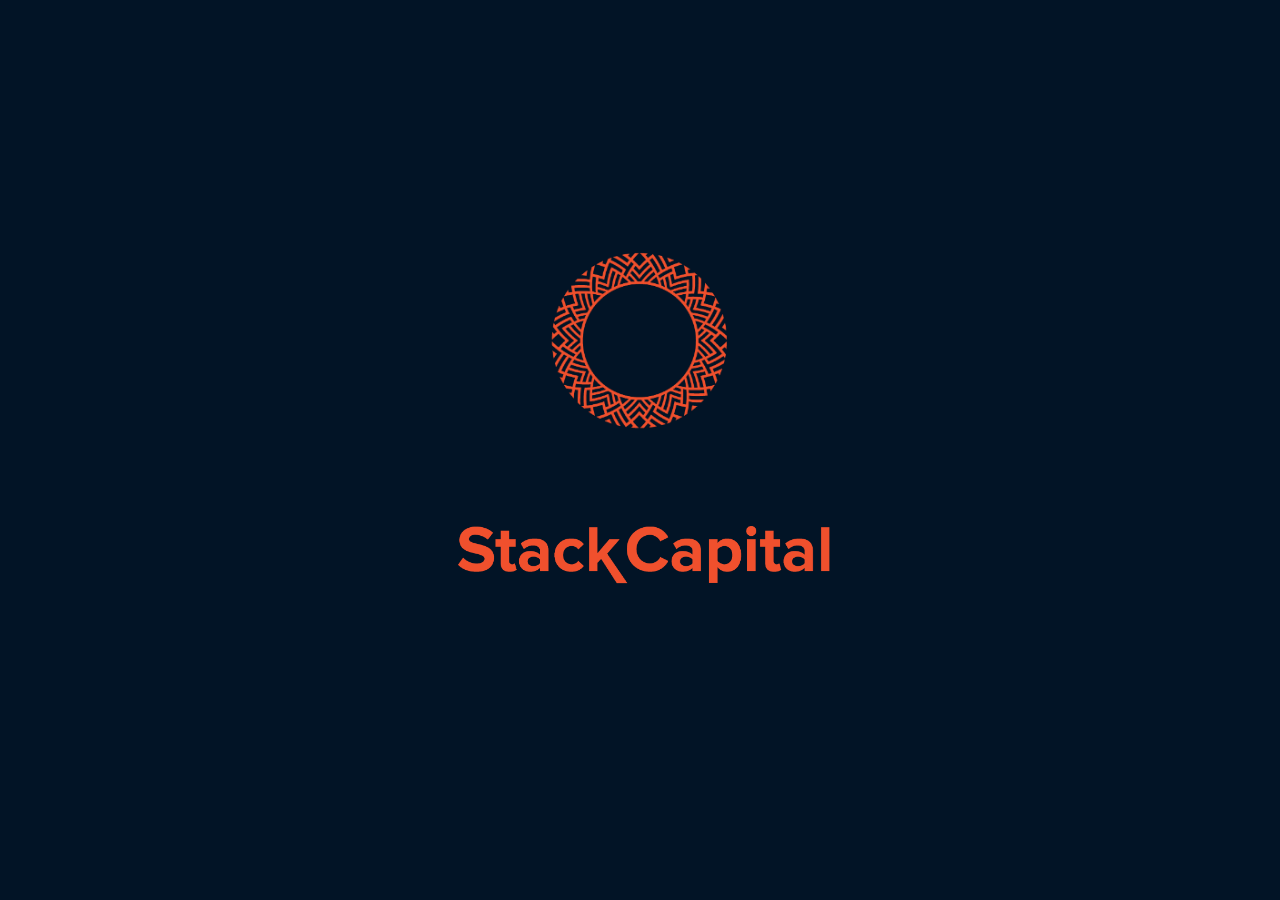
<file: index.html>
<!doctype html>
<html lang="en">
<head>
  <meta charset="utf-8">
  <meta name="viewport" content="width=device-width,initial-scale=1">
  <meta name="description" content="Stack Capital — financial intelligence, operational excellence and strategic advisory.">
  <title>Stack Capital</title>
  <link rel="preconnect" href="https://fonts.googleapis.com">
  <link rel="preconnect" href="https://fonts.gstatic.com" crossorigin>
  <link href="https://fonts.googleapis.com/css2?family=DM+Mono:wght@400;500&family=IBM+Plex+Sans:ital,wght@0,400;0,500;0,600;0,700;1,400&family=IBM+Plex+Serif:ital,wght@0,400;0,500;0,600;1,400;1,500&display=swap" rel="stylesheet">
  <link rel="stylesheet" href="assets/css/style.css">
</head>
<body class="intro-page">
  <main class="brand-intro" data-intro-target="home.html" aria-label="Stack Capital introduction">
    <div class="intro-emblem"><img src="assets/images/stack-capital-emblem-transparent.png" alt="Stack Capital emblem"></div>
    <div class="intro-wordmark"><img src="assets/images/stack-capital-wordmark-transparent.png" alt="Stack Capital"></div>
  </main>
  <script src="assets/js/main.js"></script>
</body>
</html>
</file>
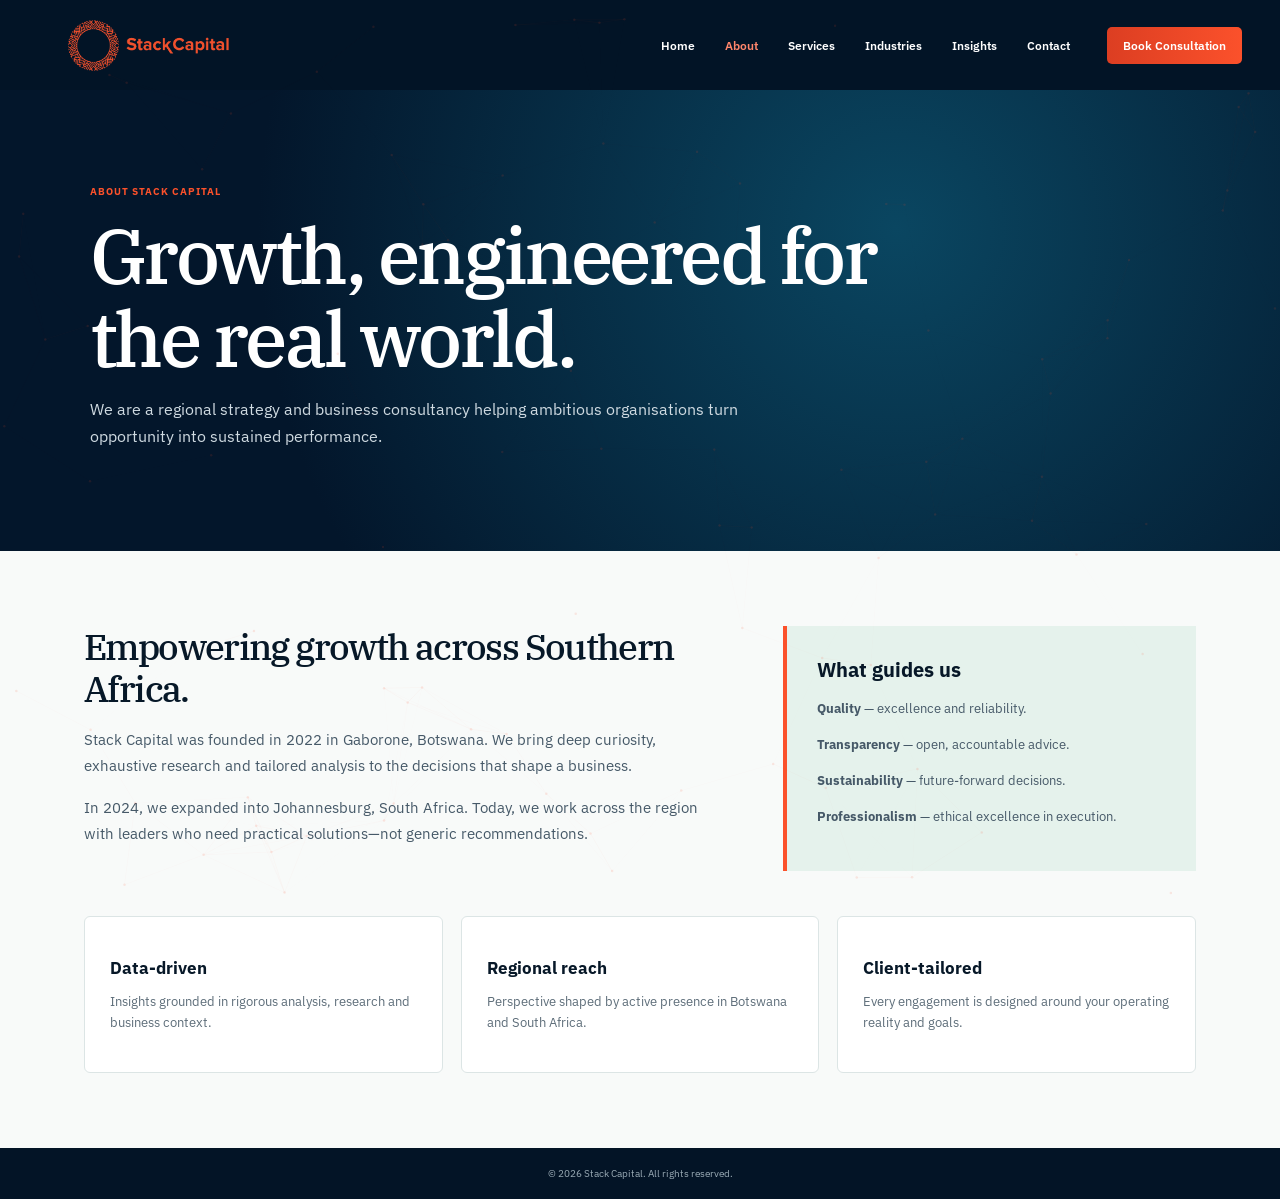
<file: about.html>
<!doctype html><html lang="en"><head><meta charset="utf-8"><meta name="viewport" content="width=device-width,initial-scale=1"><title>About | Stack Capital</title><link rel="preconnect" href="https://fonts.googleapis.com"><link rel="preconnect" href="https://fonts.gstatic.com" crossorigin><link href="https://fonts.googleapis.com/css2?family=DM+Mono:wght@400;500&family=IBM+Plex+Sans:ital,wght@0,400;0,500;0,600;0,700;1,400&family=IBM+Plex+Serif:ital,wght@0,400;0,500;0,600;1,400;1,500&display=swap" rel="stylesheet"><link rel="stylesheet" href="assets/css/pages.css"></head><body><header class="site-header"><a class="logo" href="home.html"><img src="assets/images/stack-capital-logo-transparent.png" alt="Stack Capital"></a><button class="menu" aria-label="Open menu" aria-expanded="false">Menu</button><nav><a href="home.html">Home</a><a class="active" href="about.html">About</a><a href="services.html">Services</a><a href="industries.html">Industries</a><a href="insights.html">Insights</a><a href="contact.html">Contact</a><a class="button button-small" href="contact.html">Book Consultation</a></nav></header><main><section class="page-hero"><p class="eyebrow">About Stack Capital</p><h1>Growth, engineered for the real world.</h1><p>We are a regional strategy and business consultancy helping ambitious organisations turn opportunity into sustained performance.</p></section><section class="content"><div class="lead-grid"><div><h2>Empowering growth across Southern Africa.</h2><p>Stack Capital was founded in 2022 in Gaborone, Botswana. We bring deep curiosity, exhaustive research and tailored analysis to the decisions that shape a business.</p><p>In 2024, we expanded into Johannesburg, South Africa. Today, we work across the region with leaders who need practical solutions—not generic recommendations.</p></div><aside class="value-panel"><h3>What guides us</h3><p><b>Quality</b> — excellence and reliability.</p><p><b>Transparency</b> — open, accountable advice.</p><p><b>Sustainability</b> — future-forward decisions.</p><p><b>Professionalism</b> — ethical excellence in execution.</p></aside></div><div class="card-grid"><article class="card"><h3>Data-driven</h3><p>Insights grounded in rigorous analysis, research and business context.</p></article><article class="card"><h3>Regional reach</h3><p>Perspective shaped by active presence in Botswana and South Africa.</p></article><article class="card"><h3>Client-tailored</h3><p>Every engagement is designed around your operating reality and goals.</p></article></div></section></main><footer>© <span id="year"></span> Stack Capital. All rights reserved.</footer><script src="assets/js/main.js"></script></body></html>
</file>
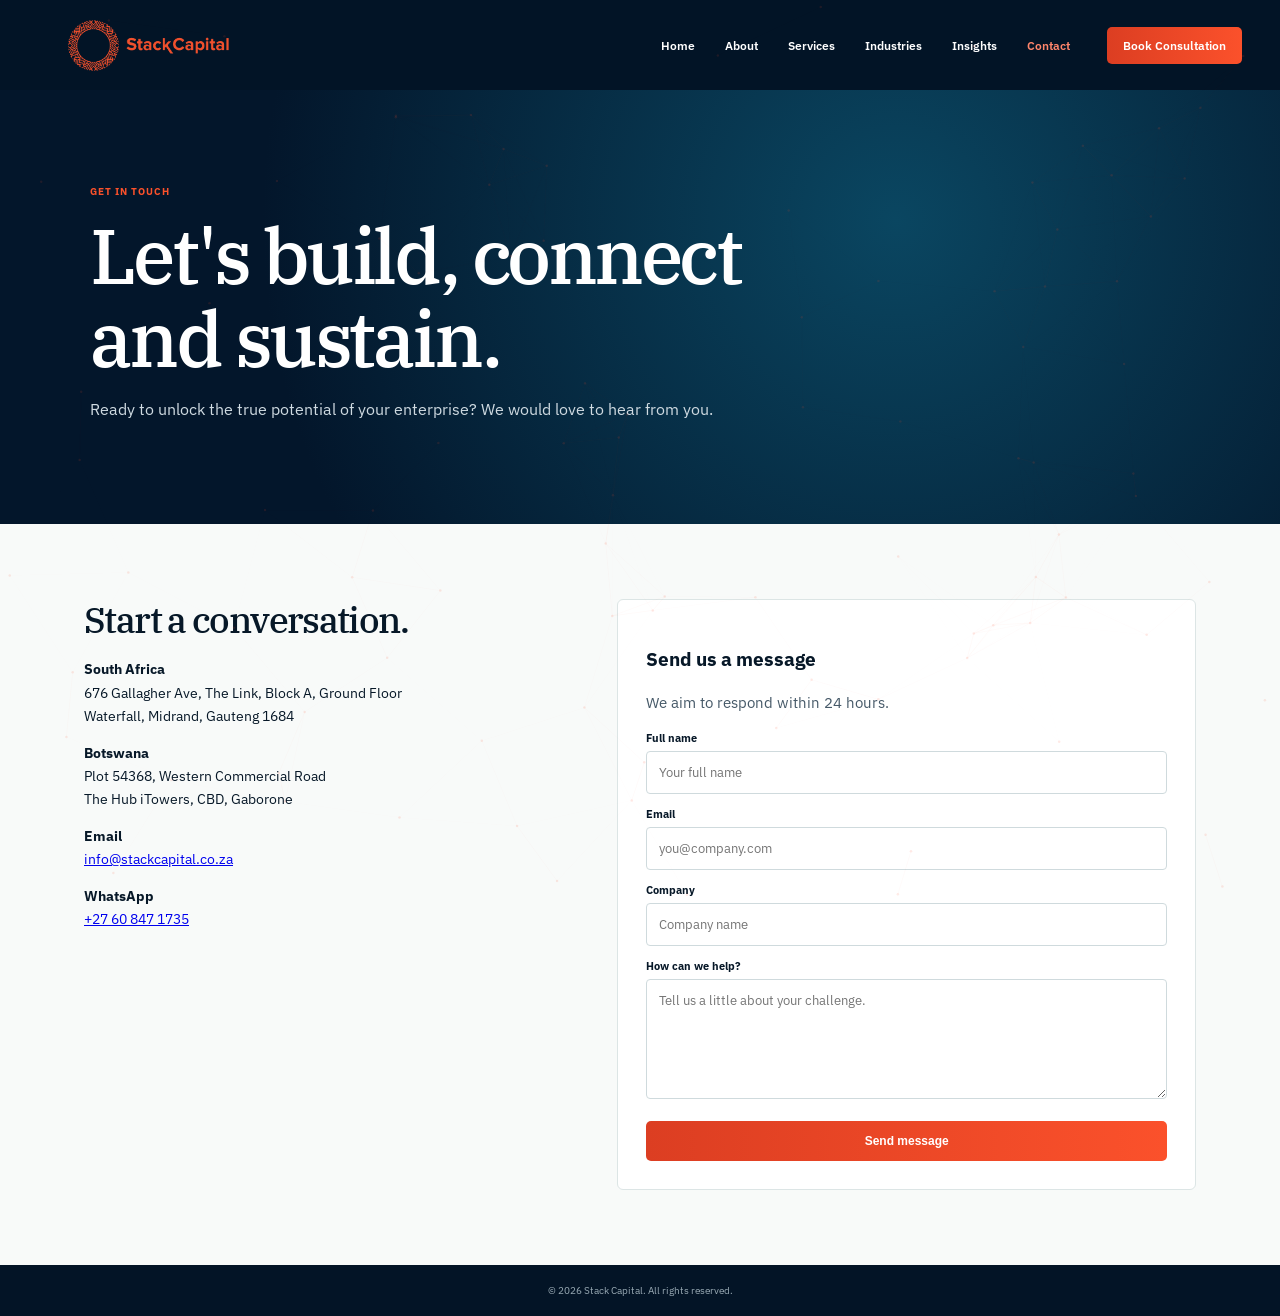
<file: contact.html>
<!doctype html><html lang="en"><head><meta charset="utf-8"><meta name="viewport" content="width=device-width,initial-scale=1"><title>Contact | Stack Capital</title><link rel="preconnect" href="https://fonts.googleapis.com"><link rel="preconnect" href="https://fonts.gstatic.com" crossorigin><link href="https://fonts.googleapis.com/css2?family=DM+Mono:wght@400;500&family=IBM+Plex+Sans:ital,wght@0,400;0,500;0,600;0,700;1,400&family=IBM+Plex+Serif:ital,wght@0,400;0,500;0,600;1,400;1,500&display=swap" rel="stylesheet"><link rel="stylesheet" href="assets/css/pages.css"></head><body><header class="site-header"><a class="logo" href="home.html"><img src="assets/images/stack-capital-logo-transparent.png" alt="Stack Capital"></a><button class="menu" aria-label="Open menu" aria-expanded="false">Menu</button><nav><a href="home.html">Home</a><a href="about.html">About</a><a href="services.html">Services</a><a href="industries.html">Industries</a><a href="insights.html">Insights</a><a class="active" href="contact.html">Contact</a><a class="button button-small" href="contact.html">Book Consultation</a></nav></header><main><section class="page-hero"><p class="eyebrow">Get in touch</p><h1>Let's build, connect<br>and sustain.</h1><p>Ready to unlock the true potential of your enterprise? We would love to hear from you.</p></section><section class="content form-layout"><div class="contact-points"><h2 class="section-title">Start a conversation.</h2><p><b>South Africa</b><br>676 Gallagher Ave, The Link, Block A, Ground Floor<br>Waterfall, Midrand, Gauteng 1684</p><p><b>Botswana</b><br>Plot 54368, Western Commercial Road<br>The Hub iTowers, CBD, Gaborone</p><p><b>Email</b><br><a href="mailto:info@stackcapital.co.za">info@stackcapital.co.za</a></p><p><b>WhatsApp</b><br><a href="https://wa.me/27608471735">+27 60 847 1735</a></p></div><form class="form" action="https://formsubmit.co/info@stackcapital.co.za" method="POST"><input type="hidden" name="_subject" value="New Stack Capital website enquiry"><input type="hidden" name="_template" value="table"><input type="text" name="_honey" tabindex="-1" autocomplete="off" style="display:none"><h3>Send us a message</h3><p class="body-copy">We aim to respond within 24 hours.</p><label for="name">Full name</label><input id="name" name="name" placeholder="Your full name" required><label for="email">Email</label><input id="email" type="email" name="email" placeholder="you@company.com" required><label for="company">Company</label><input id="company" name="company" placeholder="Company name"><label for="message">How can we help?</label><textarea id="message" name="message" placeholder="Tell us a little about your challenge." required></textarea><button class="button" type="submit">Send message</button></form></section></main><footer>© <span id="year"></span> Stack Capital. All rights reserved.</footer><script src="assets/js/main.js"></script></body></html>
</file>
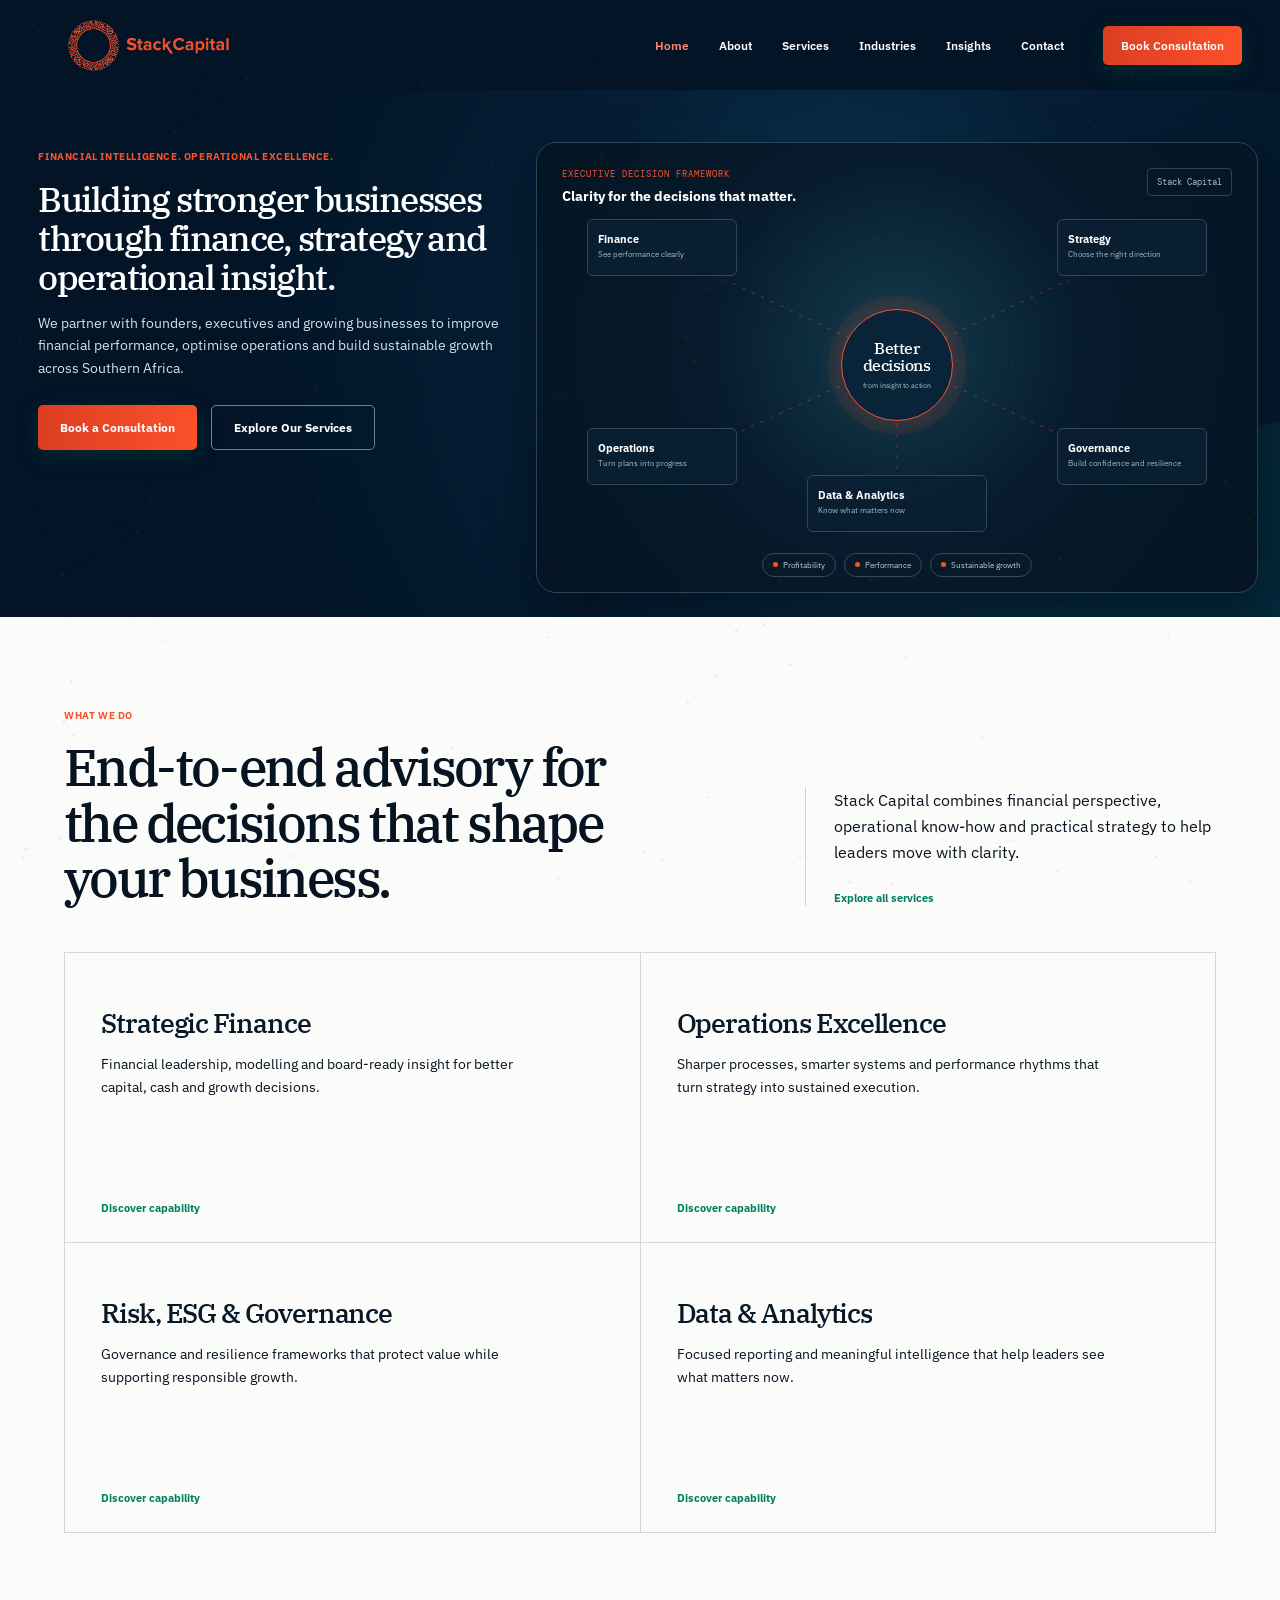
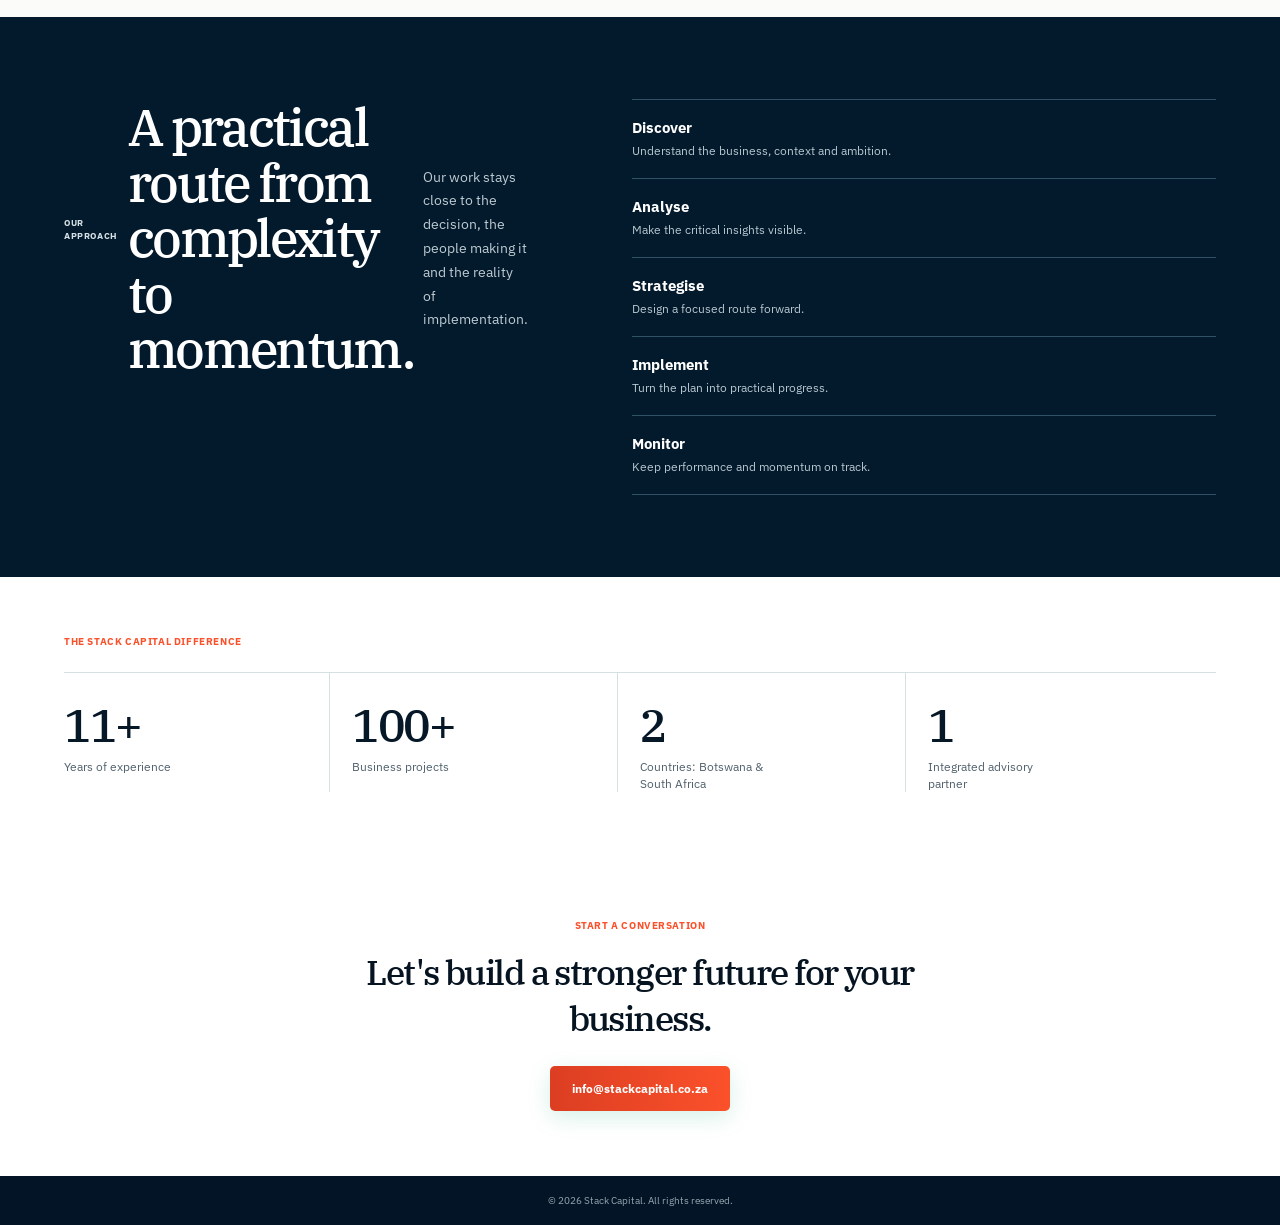
<file: home.html>
<!doctype html>
<html lang="en">
<head>
  <meta charset="utf-8"><meta name="viewport" content="width=device-width,initial-scale=1">
  <meta name="description" content="Stack Capital — financial intelligence, operational excellence and strategic advisory.">
  <title>Stack Capital | Finance. Strategy. Operations.</title>
  <link rel="preconnect" href="https://fonts.googleapis.com"><link rel="preconnect" href="https://fonts.gstatic.com" crossorigin>
  <link href="https://fonts.googleapis.com/css2?family=DM+Mono:wght@400;500&family=IBM+Plex+Sans:ital,wght@0,400;0,500;0,600;0,700;1,400&family=IBM+Plex+Serif:ital,wght@0,400;0,500;0,600;1,400;1,500&display=swap" rel="stylesheet">
  <link rel="stylesheet" href="assets/css/style.css">
</head>
<body>
  <header class="site-header"><a class="logo" href="home.html"><img src="assets/images/stack-capital-logo-transparent.png" alt="Stack Capital"></a><button class="menu" aria-label="Open menu" aria-expanded="false">Menu</button><nav><a class="active" href="home.html">Home</a><a href="about.html">About</a><a href="services.html">Services</a><a href="industries.html">Industries</a><a href="insights.html">Insights</a><a href="contact.html">Contact</a><a class="button button-small" href="contact.html">Book Consultation</a></nav></header>
  <main>
    <section class="hero" id="top"><div class="grid-glow"></div><div class="hero-copy"><p class="kicker">Financial intelligence. Operational excellence.</p><h1>Building stronger businesses through finance, strategy and operational insight.</h1><p>We partner with founders, executives and growing businesses to improve financial performance, optimise operations and build sustainable growth across Southern Africa.</p><div class="actions"><a class="button" href="#contact">Book a Consultation </a><a class="outline-button" href="#services">Explore Our Services</a></div></div>
      <section class="decision-framework" aria-label="Executive decision framework"><div class="framework-top"><div><span>Executive Decision Framework</span><strong>Clarity for the decisions that matter.</strong></div><i>Stack Capital</i></div><div class="framework-map"><svg class="framework-lines" viewBox="0 0 600 310" aria-hidden="true"><path d="M300 155L119 70M300 155L481 70M300 155L119 237M300 155L481 237M300 155L300 288"/></svg><div class="framework-node node-finance"><strong>Finance</strong><small>See performance clearly</small></div><div class="framework-node node-strategy"><strong>Strategy</strong><small>Choose the right direction</small></div><div class="framework-node node-operations"><strong>Operations</strong><small>Turn plans into progress</small></div><div class="framework-node node-governance"><strong>Governance</strong><small>Build confidence and resilience</small></div><div class="framework-core"><span>Better<br>decisions</span><small>from insight to action</small></div><div class="framework-node node-data"><strong>Data & Analytics</strong><small>Know what matters now</small></div></div><div class="framework-outcomes"><span>Profitability</span><span>Performance</span><span>Sustainable growth</span></div></section>
    </section>

    <section class="services editorial-services" id="services">
      <div class="capability-intro"><div><p class="section-kicker">What we do</p><h2>End-to-end advisory for the decisions that shape your business.</h2></div><div class="capability-copy"><p>Stack Capital combines financial perspective, operational know-how and practical strategy to help leaders move with clarity.</p><a class="text-link" href="services.html">Explore all services </a></div></div>
      <div class="capability-grid">
        <article><h3>Strategic Finance</h3><p>Financial leadership, modelling and board-ready insight for better capital, cash and growth decisions.</p><a href="services.html">Discover capability </a></article>
        <article><h3>Operations Excellence</h3><p>Sharper processes, smarter systems and performance rhythms that turn strategy into sustained execution.</p><a href="services.html">Discover capability </a></article>
        <article><h3>Risk, ESG & Governance</h3><p>Governance and resilience frameworks that protect value while supporting responsible growth.</p><a href="services.html">Discover capability </a></article>
        <article><h3>Data & Analytics</h3><p>Focused reporting and meaningful intelligence that help leaders see what matters now.</p><a href="services.html">Discover capability </a></article>
      </div>
    </section>

    <section class="approach editorial-approach" id="about">
      <div class="approach-intro"><p class="section-kicker">Our approach</p><h2>A practical route from complexity to momentum.</h2><p>Our work stays close to the decision, the people making it and the reality of implementation.</p></div>
      <ol class="process-list"><li><div><h3>Discover</h3><p>Understand the business, context and ambition.</p></div></li><li><div><h3>Analyse</h3><p>Make the critical insights visible.</p></div></li><li><div><h3>Strategise</h3><p>Design a focused route forward.</p></div></li><li><div><h3>Implement</h3><p>Turn the plan into practical progress.</p></div></li><li><div><h3>Monitor</h3><p>Keep performance and momentum on track.</p></div></li></ol>
    </section>

    <section class="credibility" aria-label="Stack Capital credentials"><p class="section-kicker">The Stack Capital difference</p><div><article><strong>11+</strong><span>Years of experience</span></article><article><strong>100+</strong><span>Business projects</span></article><article><strong>2</strong><span>Countries: Botswana & South Africa</span></article><article><strong>1</strong><span>Integrated advisory partner</span></article></div></section>
    <section class="contact" id="contact"><p class="section-kicker">Start a conversation</p><h2>Let's build a stronger future for your business.</h2><a class="button" href="mailto:info@stackcapital.co.za">info@stackcapital.co.za </a></section>
  </main>
  <footer>© 2026 Stack Capital. All rights reserved.</footer><script src="assets/js/main.js"></script>
</body>
</html>
</file>
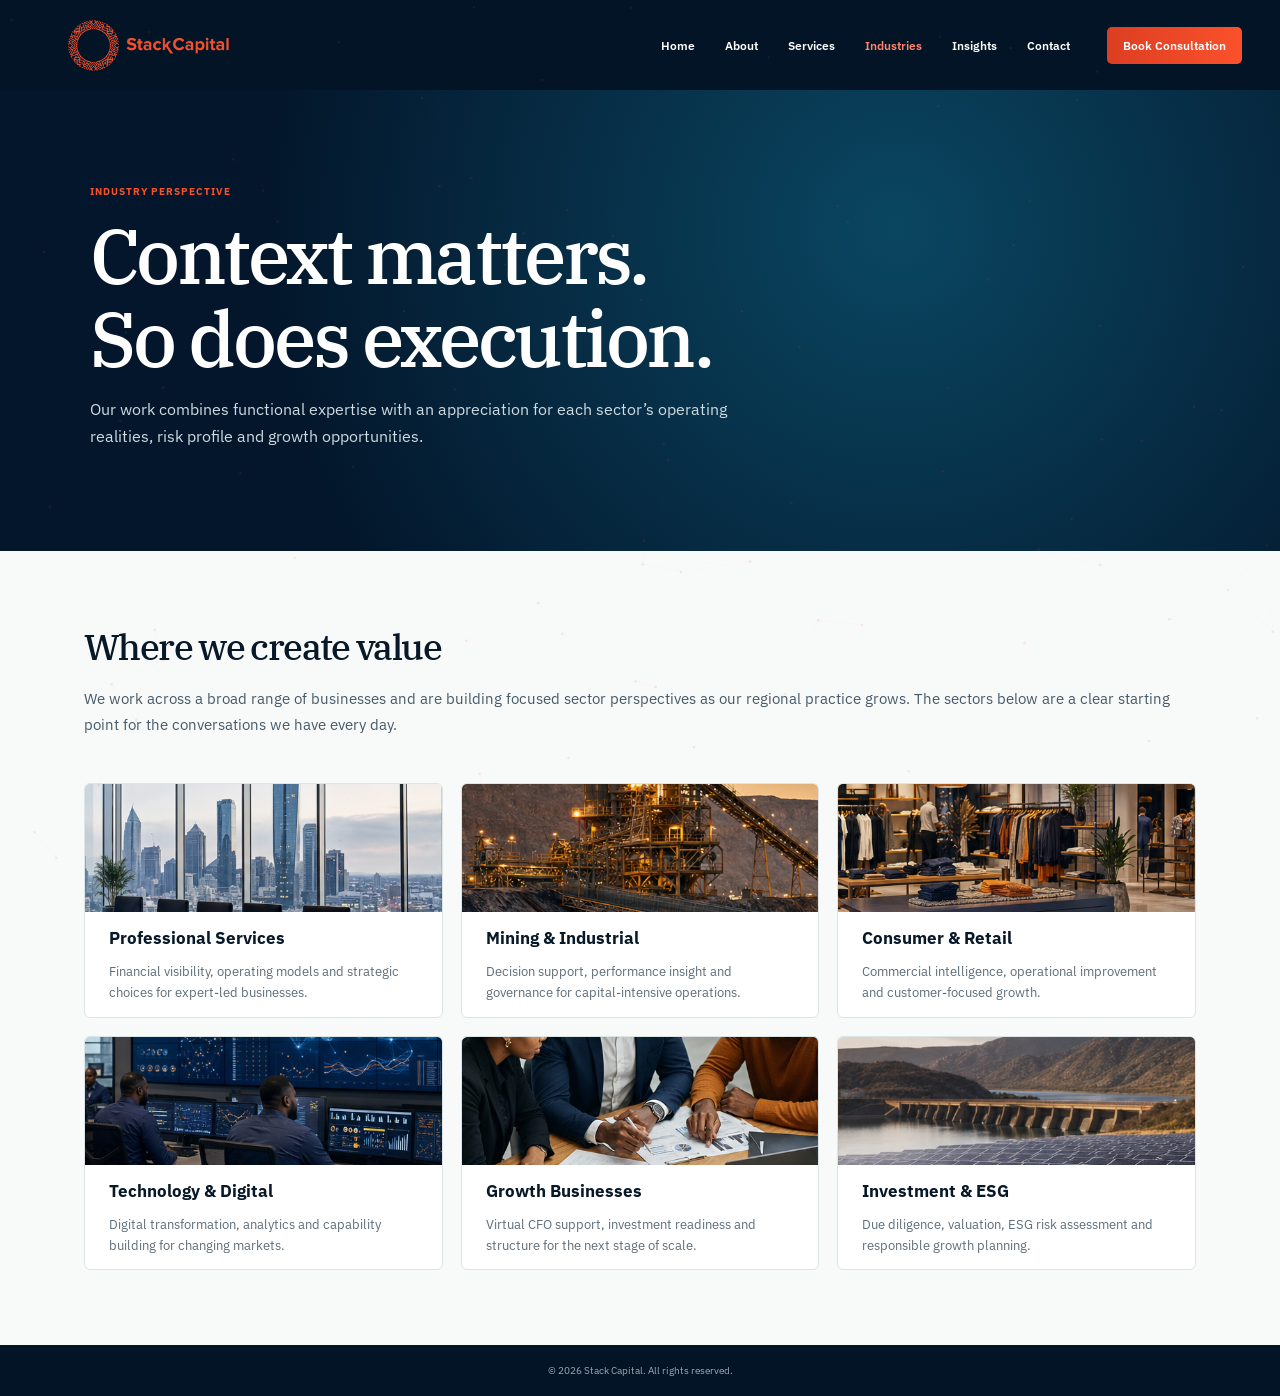
<file: industries.html>
<!doctype html><html lang="en"><head><meta charset="utf-8"><meta name="viewport" content="width=device-width,initial-scale=1"><title>Industries | Stack Capital</title><link rel="preconnect" href="https://fonts.googleapis.com"><link rel="preconnect" href="https://fonts.gstatic.com" crossorigin><link href="https://fonts.googleapis.com/css2?family=DM+Mono:wght@400;500&family=IBM+Plex+Sans:ital,wght@0,400;0,500;0,600;0,700;1,400&family=IBM+Plex+Serif:ital,wght@0,400;0,500;0,600;1,400;1,500&display=swap" rel="stylesheet"><link rel="stylesheet" href="assets/css/pages.css"></head><body><header class="site-header"><a class="logo" href="home.html"><img src="assets/images/stack-capital-logo-transparent.png" alt="Stack Capital"></a><button class="menu" aria-label="Open menu" aria-expanded="false">Menu</button><nav><a href="home.html">Home</a><a href="about.html">About</a><a href="services.html">Services</a><a class="active" href="industries.html">Industries</a><a href="insights.html">Insights</a><a href="contact.html">Contact</a><a class="button button-small" href="contact.html">Book Consultation</a></nav></header><main><section class="page-hero"><p class="eyebrow">Industry perspective</p><h1>Context matters.<br>So does execution.</h1><p>Our work combines functional expertise with an appreciation for each sector’s operating realities, risk profile and growth opportunities.</p></section><section class="content"><h2 class="section-title">Where we create value</h2><p class="body-copy">We work across a broad range of businesses and are building focused sector perspectives as our regional practice grows. The sectors below are a clear starting point for the conversations we have every day.</p><div class="card-grid"><article class="card industry-card industry-1"><div class="card-photo"></div><h3>Professional Services</h3><p>Financial visibility, operating models and strategic choices for expert-led businesses.</p></article><article class="card industry-card industry-2"><div class="card-photo"></div><h3>Mining & Industrial</h3><p>Decision support, performance insight and governance for capital-intensive operations.</p></article><article class="card industry-card industry-3"><div class="card-photo"></div><h3>Consumer & Retail</h3><p>Commercial intelligence, operational improvement and customer-focused growth.</p></article><article class="card industry-card industry-4"><div class="card-photo"></div><h3>Technology & Digital</h3><p>Digital transformation, analytics and capability building for changing markets.</p></article><article class="card industry-card industry-5"><div class="card-photo"></div><h3>Growth Businesses</h3><p>Virtual CFO support, investment readiness and structure for the next stage of scale.</p></article><article class="card industry-card industry-6"><div class="card-photo"></div><h3>Investment & ESG</h3><p>Due diligence, valuation, ESG risk assessment and responsible growth planning.</p></article></div></section></main><footer>© <span id="year"></span> Stack Capital. All rights reserved.</footer><script src="assets/js/main.js"></script></body></html>
</file>
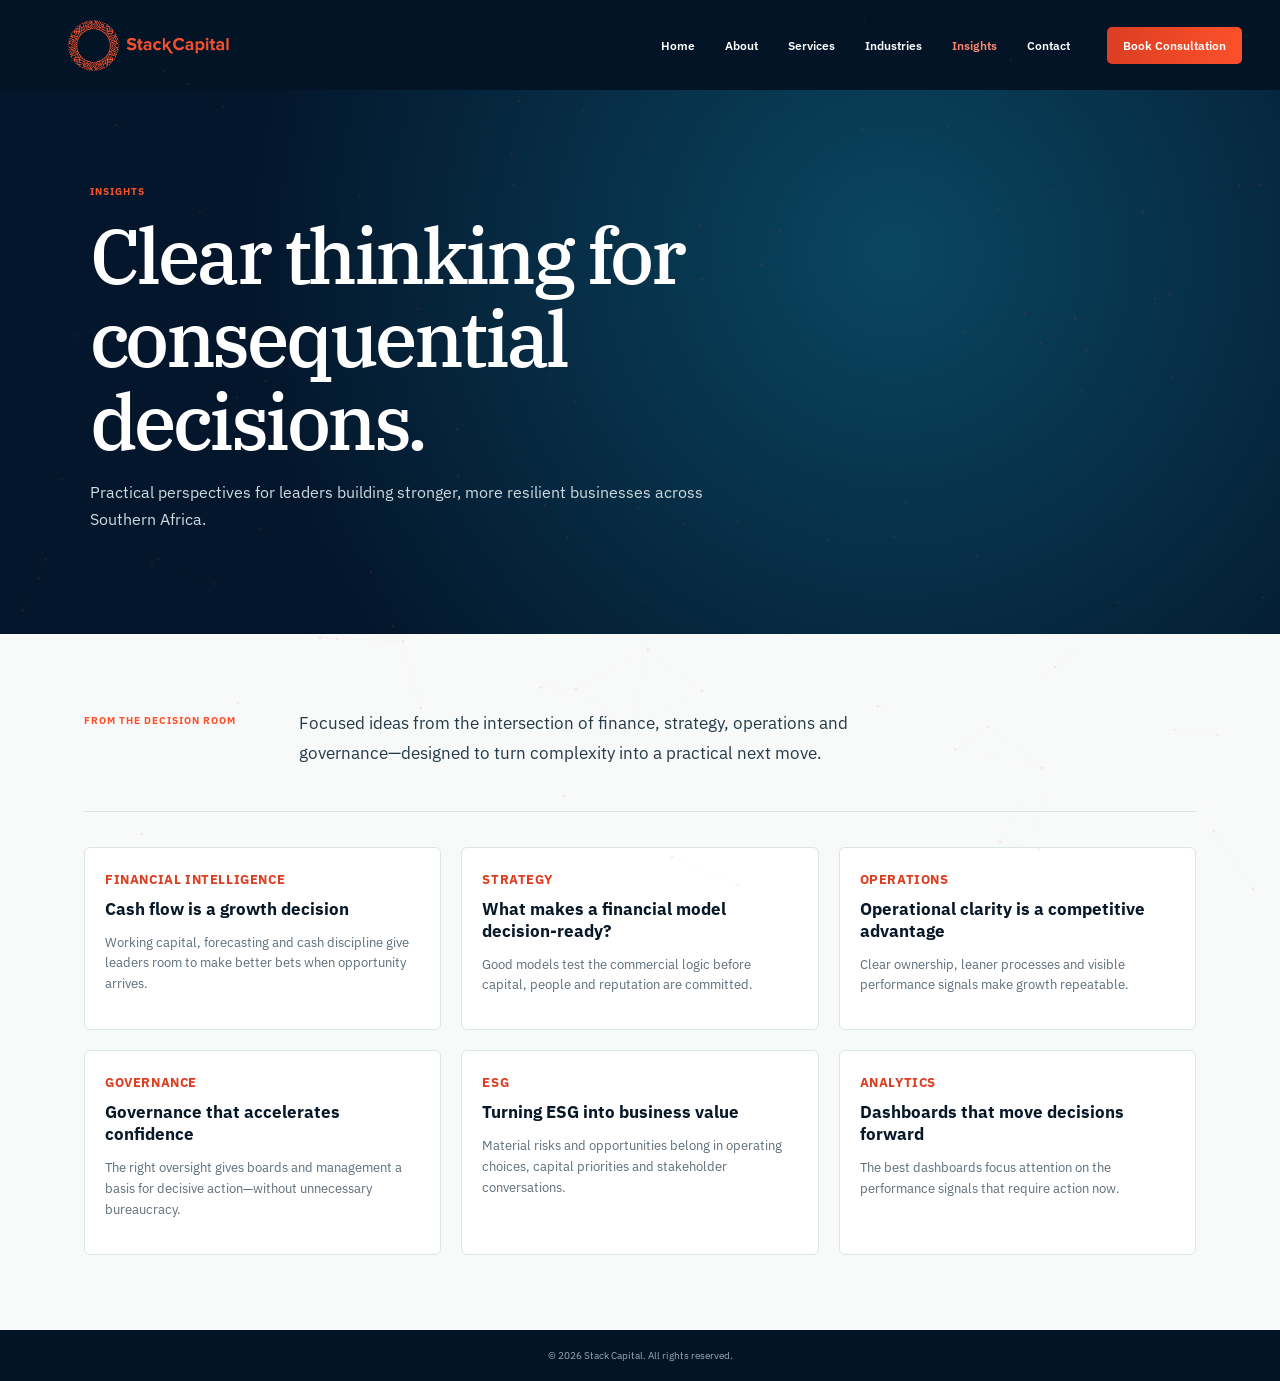
<file: insights.html>
<!doctype html>
<html lang="en">
<head>
  <meta charset="utf-8"><meta name="viewport" content="width=device-width,initial-scale=1">
  <meta name="description" content="Stack Capital perspectives on finance, strategy, governance and performance.">
  <title>Insights | Stack Capital</title>
  <link rel="preconnect" href="https://fonts.googleapis.com"><link rel="preconnect" href="https://fonts.gstatic.com" crossorigin>
  <link href="https://fonts.googleapis.com/css2?family=DM+Mono:wght@400;500&family=IBM+Plex+Sans:ital,wght@0,400;0,500;0,600;0,700;1,400&family=IBM+Plex+Serif:ital,wght@0,400;0,500;0,600;1,400;1,500&display=swap" rel="stylesheet">
  <link rel="stylesheet" href="assets/css/pages.css">
</head>
<body>
  <header class="site-header"><a class="logo" href="home.html"><img src="assets/images/stack-capital-logo-transparent.png" alt="Stack Capital"></a><button class="menu" aria-label="Open menu" aria-expanded="false">Menu</button><nav><a href="home.html">Home</a><a href="about.html">About</a><a href="services.html">Services</a><a href="industries.html">Industries</a><a class="active" href="insights.html">Insights</a><a href="contact.html">Contact</a><a class="button button-small" href="contact.html">Book Consultation</a></nav></header>
  <main>
    <section class="page-hero"><p class="eyebrow">Insights</p><h1>Clear thinking for consequential decisions.</h1><p>Practical perspectives for leaders building stronger, more resilient businesses across Southern Africa.</p></section>
    <section class="content"><div class="insights-intro"><p class="eyebrow">From the decision room</p><p class="body-copy">Focused ideas from the intersection of finance, strategy, operations and governance—designed to turn complexity into a practical next move.</p></div><div class="article-grid">
      <article class="article"><div><small>Financial intelligence</small><h3>Cash flow is a growth decision</h3><p>Working capital, forecasting and cash discipline give leaders room to make better bets when opportunity arrives.</p></div></article>
      <article class="article"><div><small>Strategy</small><h3>What makes a financial model decision-ready?</h3><p>Good models test the commercial logic before capital, people and reputation are committed.</p></div></article>
      <article class="article"><div><small>Operations</small><h3>Operational clarity is a competitive advantage</h3><p>Clear ownership, leaner processes and visible performance signals make growth repeatable.</p></div></article>
      <article class="article"><div><small>Governance</small><h3>Governance that accelerates confidence</h3><p>The right oversight gives boards and management a basis for decisive action—without unnecessary bureaucracy.</p></div></article>
      <article class="article"><div><small>ESG</small><h3>Turning ESG into business value</h3><p>Material risks and opportunities belong in operating choices, capital priorities and stakeholder conversations.</p></div></article>
      <article class="article"><div><small>Analytics</small><h3>Dashboards that move decisions forward</h3><p>The best dashboards focus attention on the performance signals that require action now.</p></div></article>
    </div></section>
  </main>
  <footer>© 2026 Stack Capital. All rights reserved.</footer><script src="assets/js/main.js"></script>
</body>
</html>
</file>
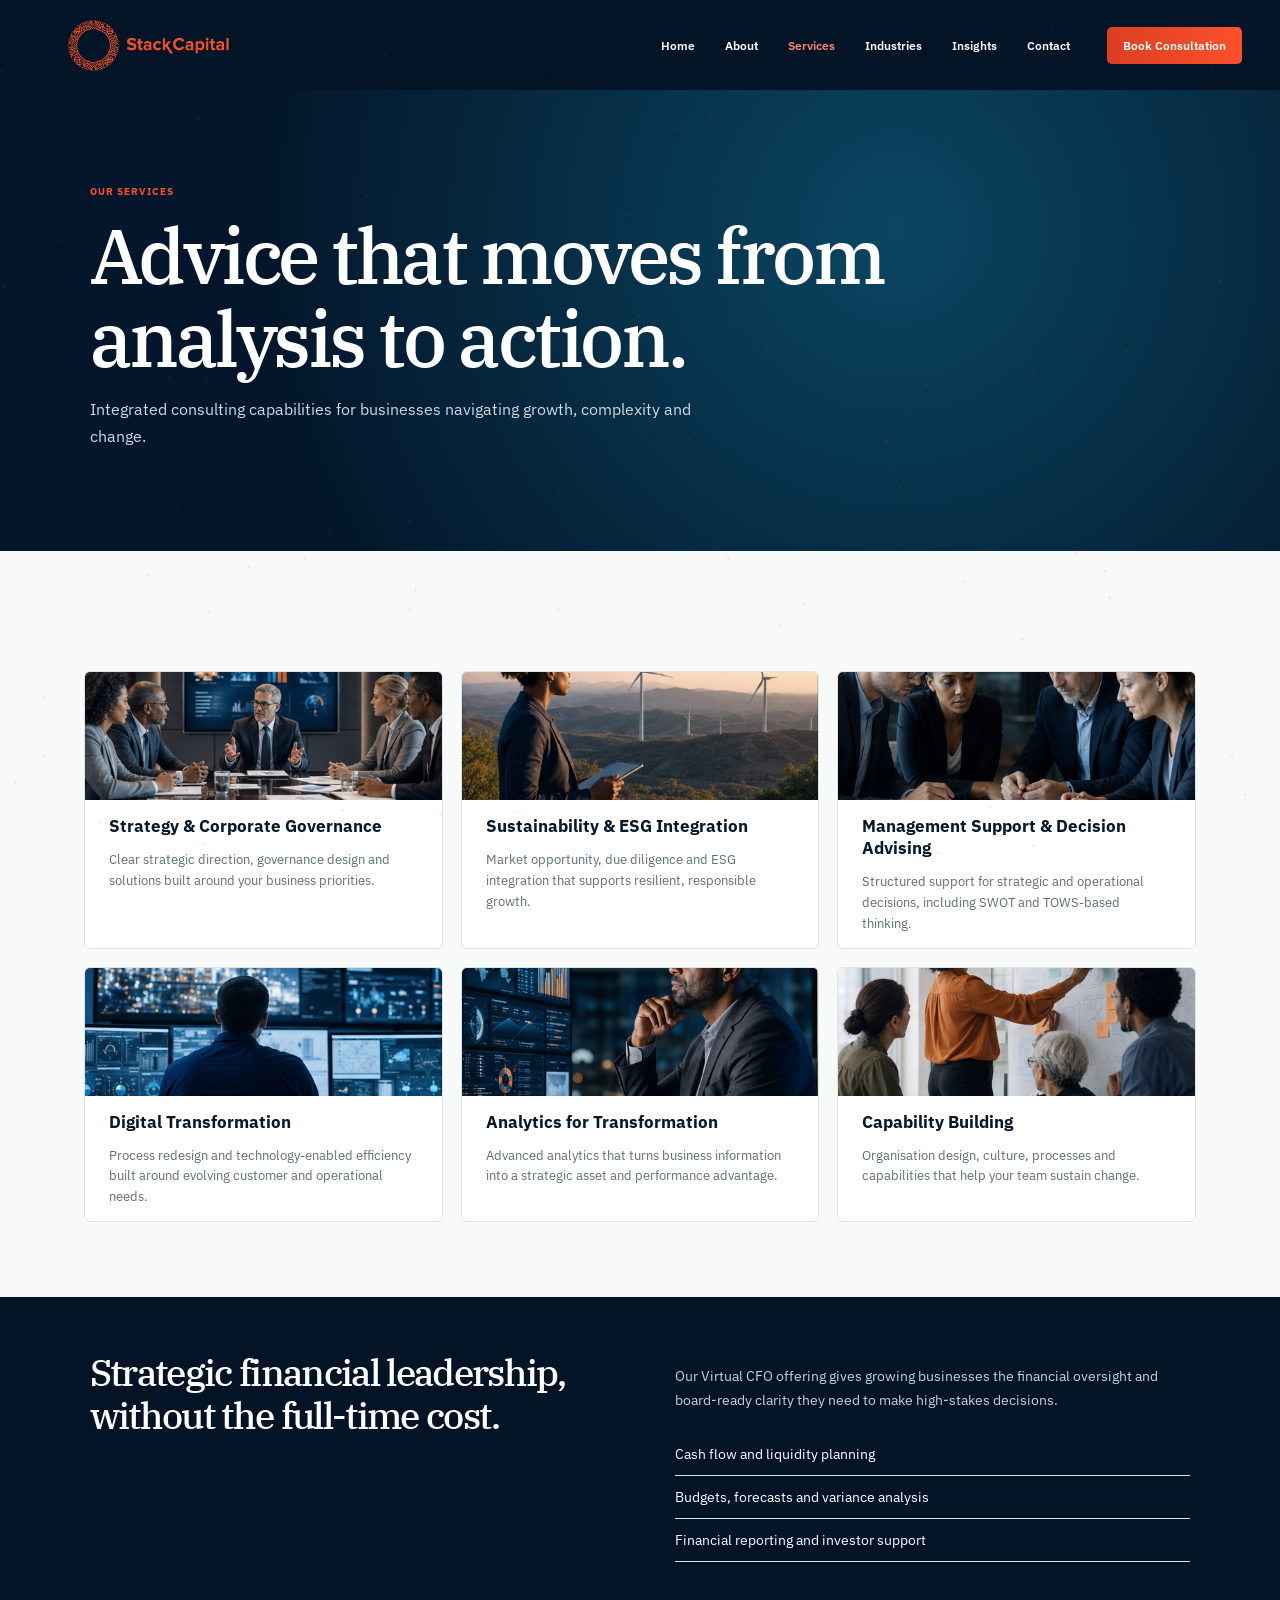
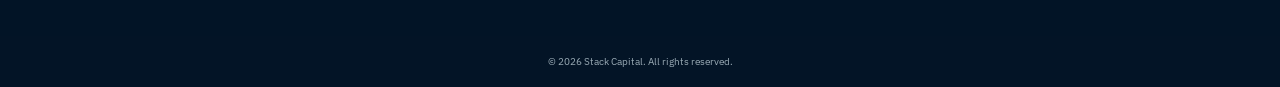
<file: services.html>
<!doctype html><html lang="en"><head><meta charset="utf-8"><meta name="viewport" content="width=device-width,initial-scale=1"><title>Services | Stack Capital</title><link rel="preconnect" href="https://fonts.googleapis.com"><link rel="preconnect" href="https://fonts.gstatic.com" crossorigin><link href="https://fonts.googleapis.com/css2?family=DM+Mono:wght@400;500&family=IBM+Plex+Sans:ital,wght@0,400;0,500;0,600;0,700;1,400&family=IBM+Plex+Serif:ital,wght@0,400;0,500;0,600;1,400;1,500&display=swap" rel="stylesheet"><link rel="stylesheet" href="assets/css/pages.css"></head><body><header class="site-header"><a class="logo" href="home.html"><img src="assets/images/stack-capital-logo-transparent.png" alt="Stack Capital"></a><button class="menu" aria-label="Open menu" aria-expanded="false">Menu</button><nav><a href="home.html">Home</a><a href="about.html">About</a><a class="active" href="services.html">Services</a><a href="industries.html">Industries</a><a href="insights.html">Insights</a><a href="contact.html">Contact</a><a class="button button-small" href="contact.html">Book Consultation</a></nav></header><main><section class="page-hero"><p class="eyebrow">Our services</p><h1>Advice that moves from analysis to action.</h1><p>Integrated consulting capabilities for businesses navigating growth, complexity and change.</p></section><section class="content"><div class="card-grid"><article class="card service-card service-1"><div class="service-photo"></div><h3>Strategy & Corporate Governance</h3><p>Clear strategic direction, governance design and solutions built around your business priorities.</p></article><article class="card service-card service-2"><div class="service-photo"></div><h3>Sustainability & ESG Integration</h3><p>Market opportunity, due diligence and ESG integration that supports resilient, responsible growth.</p></article><article class="card service-card service-3"><div class="service-photo"></div><h3>Management Support & Decision Advising</h3><p>Structured support for strategic and operational decisions, including SWOT and TOWS-based thinking.</p></article><article class="card service-card service-4"><div class="service-photo"></div><h3>Digital Transformation</h3><p>Process redesign and technology-enabled efficiency built around evolving customer and operational needs.</p></article><article class="card service-card service-5"><div class="service-photo"></div><h3>Analytics for Transformation</h3><p>Advanced analytics that turns business information into a strategic asset and performance advantage.</p></article><article class="card service-card service-6"><div class="service-photo"></div><h3>Capability Building</h3><p>Organisation design, culture, processes and capabilities that help your team sustain change.</p></article></div></section><section class="split-banner"><h2>Strategic financial leadership, without the full-time cost.</h2><div><p>Our Virtual CFO offering gives growing businesses the financial oversight and board-ready clarity they need to make high-stakes decisions.</p><ul class="list"><li>Cash flow and liquidity planning</li><li>Budgets, forecasts and variance analysis</li><li>Financial reporting and investor support</li></ul></div></section></main><footer>© <span id="year"></span> Stack Capital. All rights reserved.</footer><script src="assets/js/main.js"></script></body></html>
</file>
<file: assets/css/style.css>
:root{--navy:#021426;--navy2:#061e34;--line:#244052;--green:#fb512b;--text:#f7fbfd;--muted:#a8b6c2;--ink:#061321;--paper:#fbfbfa}*{box-sizing:border-box}html{scroll-behavior:smooth}body{margin:0;font-family:"IBM Plex Sans",Arial,sans-serif;color:var(--ink)}.site-header{height:90px;background:var(--navy);display:flex;align-items:center;padding:0 3%;position:relative;z-index:3;color:#fff}.logo{width:220px;height:55px;display:flex;align-items:center}.logo img{width:100%;height:100%;object-fit:contain}.site-header nav{display:flex;align-items:center;gap:30px;margin-left:auto}.site-header nav>a{font-size:12px;font-weight:600;color:#fff;text-decoration:none}.site-header nav>a.active{color:#ff866c}.button{display:inline-flex;gap:16px;align-items:center;justify-content:center;padding:15px 22px;border-radius:5px;background:linear-gradient(90deg,#dc3e22,#fb512b);color:#fff;text-decoration:none;font-size:12px;font-weight:700;box-shadow:0 6px 22px #06a96d2b}.button b{font-size:19px;line-height:11px}.button-small{padding:12px 18px;margin-left:9px}.menu{display:none}.hero{min-height:472px;padding:52px 3% 24px;background:radial-gradient(circle at 66% 45%,#0b4460 0,#051e36 33%,#021426 69%);display:grid;grid-template-columns:40% 60%;gap:16px;position:relative;overflow:hidden;color:#fff}.grid-glow{position:absolute;inset:auto -7% -55% 0;height:68%;background:linear-gradient(140deg,transparent 35%,#06a2a944);transform:skewY(-12deg);opacity:.65}.hero-copy{position:relative;z-index:1;padding:8px 0 0}.kicker,.section-kicker{color:#fb512b;text-transform:uppercase;letter-spacing:.6px;font-size:10px;font-weight:700;margin:0 0 17px}.hero h1{font-size:35px;line-height:1.21;letter-spacing:-1.3px;margin:0;max-width:480px}.hero-copy>p:not(.kicker){color:#d5e0e7;line-height:1.62;font-size:14px;max-width:465px;margin:14px 0 25px}.actions{display:flex;gap:14px}.outline-button{border:1px solid #6c8294;border-radius:5px;padding:14px 22px;color:#fff;text-decoration:none;font-size:12px;font-weight:700}.dashboard{height:451px;position:relative;z-index:1;display:grid;grid-template-columns:42px 1fr;border:1px solid #28465a;border-radius:20px;background:#061a2d;box-shadow:0 20px 50px #0006;overflow:hidden}.dashboard aside{background:#071a2b;border-right:1px solid #233c4e;display:flex;flex-direction:column;align-items:center;gap:15px;padding:22px 0;color:#b4c4cf;font-size:18px}.dashboard aside span{font-size:15px}.dashboard aside .selected{background:#fb512b;color:#fff;padding:7px;border-radius:5px}.dashboard-content{padding:20px 21px 15px}.dash-title{display:flex;justify-content:space-between;align-items:flex-start}.dash-title h2,.dash-title p,h3{margin:0}.dash-title h2{font-size:14px}.dash-title p{font-size:10px;color:#afc1cb;margin-top:3px}.dash-title button{background:#11283a;border:1px solid #2b4558;border-radius:5px;padding:8px 11px;color:#d7e4ea;font:9px "IBM Plex Sans"}.metrics{display:grid;grid-template-columns:repeat(4,1fr);gap:10px;margin-top:14px}.metrics article,.dash-middle article,.dash-bottom article{background:linear-gradient(135deg,#0b2237,#071a2b);border:1px solid #274257;border-radius:6px;padding:11px}.metrics span{font-size:9px;color:#d5e1e7;display:block}.metrics strong{display:block;font-size:17px;margin:3px 0}.metrics small{color:#ff805f;font-size:8px}.dash-middle,.dash-bottom{display:grid;grid-template-columns:1.35fr 1fr;gap:10px;margin-top:10px}.dash-middle article{height:159px}.dash-bottom article{height:111px}h3{font-size:10px;color:#fff}h3 small{display:block;color:#aac0ca;font-size:8px;font-weight:400;margin-top:2px}.revenue-chart svg{width:100%;height:103px;margin-top:7px}.grid{stroke:#2b4657;stroke-width:1}.area{fill:#14b87930}.line{fill:none;stroke:#ff805f;stroke-width:2}.chart-labels{display:flex;justify-content:space-between;color:#9eb2bc;font:7px 'DM Mono',monospace}.profit{position:relative}.donut{height:88px;width:88px;border-radius:50%;background:conic-gradient(#45df91 0 25%,#1f7867 25% 47%,#6f8795 47% 74%,#1a3448 74%);margin:10px 0 0 7px;display:grid;place-items:center}.donut:before{content:"";height:57px;width:57px;border-radius:50%;background:#0a2034;position:absolute}.donut strong{z-index:1;color:#fff;font-size:15px;text-align:center}.donut small{display:block;font-size:6px;color:#b7c7cf;font-weight:400}.legend{position:absolute;right:12px;top:55px;font-size:8px;color:#d9e6eb}.legend span{display:block;margin:9px 0}.legend i{display:inline-block;height:6px;width:6px;border-radius:50%;background:#ff805f;margin-right:5px}.legend b{display:block;margin-left:12px;font-size:10px}.bars{height:50px;display:flex;align-items:end;gap:6px;padding:3px 7px}.bars i{width:8px;background:linear-gradient(#fb512b,#136b65);height:var(--h,50%)}.bars i:nth-child(2n){height:80%}.bars i:nth-child(3n){height:38%}.bars i:nth-child(4n){height:96%}.cash small{font-size:7px;color:#b2c2c9}.expenses p{display:grid;grid-template-columns:1fr 75px 18px;align-items:center;gap:6px;color:#d5e1e7;font-size:8px;margin:8px 0}.expenses p b{height:6px;background:linear-gradient(90deg,#e94a2a var(--w),#1c3e4e var(--w));border-radius:5px}.proof{display:grid;grid-template-columns:repeat(6,1fr);padding:20px 4%;gap:10px;background:#fff;box-shadow:0 2px 9px #0001}.proof article{display:flex;align-items:center;gap:13px;padding:0 10px;border-right:1px solid #d7dce0}.proof article:last-child{border:0}.proof strong{font-size:27px;color:#047d62}.proof p{font-size:10px;line-height:1.35;margin:0}.proof b{display:block;font-size:13px}.services{padding:52px 4% 15px;background:var(--paper)}.services-head{display:grid;grid-template-columns:1.3fr 1fr;gap:10%;align-items:end}.services-head h2{font-size:24px;line-height:1.23;letter-spacing:-.8px;margin:0}.services-head>p{font-size:11px;line-height:1.6;margin:0 0 3px}.service-grid{display:grid;grid-template-columns:repeat(4,1fr);gap:14px;margin-top:27px}.service-grid article{min-height:180px;border:1px solid #dbe2e5;border-radius:5px;padding:17px;display:flex;flex-direction:column;background:white}.service-grid i{font-style:normal;color:#038366;font-size:24px}.service-grid h3{font-size:14px;color:#101d29;margin:11px 0 7px}.service-grid p{font-size:10px;line-height:1.65;margin:0}.service-grid a{font-size:10px;font-weight:700;color:#087d61;text-decoration:none;margin-top:auto}.service-grid a b{float:right;font-size:18px}.approach{background:linear-gradient(100deg,#03152a,#09233a);color:#fff;padding:26px 4%;display:grid;grid-template-columns:140px 1fr;gap:18px}.approach .section-kicker{margin:13px 0}.approach>div{display:flex;align-items:center;justify-content:space-between;gap:10px}.approach article{display:grid;grid-template-columns:35px 1fr;column-gap:8px;max-width:155px}.approach i{grid-row:span 2;color:#20cf88;font-size:27px;font-style:normal}.approach h3{font-size:11px;margin:2px 0}.approach p{font-size:9px;line-height:1.45;color:#d6e2e7;margin:0}.approach>div>b{color:#fb512b;font-size:19px}.contact{text-align:center;background:#fff;padding:65px 20px}.contact h2{font-size:35px;max-width:600px;margin:0 auto 25px;letter-spacing:-1.3px}footer{background:#031426;color:#96a7b1;font-size:10px;text-align:center;padding:18px}@media(max-width:1000px){.hero{grid-template-columns:1fr}.dashboard{max-width:700px}.site-header nav{gap:15px}.proof{grid-template-columns:repeat(3,1fr)}.service-grid{grid-template-columns:repeat(2,1fr)}}@media(max-width:700px){.site-header{height:72px}.logo{width:175px}.site-header nav{display:none}.site-header nav.open{display:flex;position:absolute;top:72px;left:0;right:0;padding:22px;background:var(--navy);flex-direction:column;align-items:flex-start;gap:18px}.menu{display:block;margin-left:auto;background:none;border:0;color:#fff;font-size:21px}.hero{padding-top:35px}.hero h1{font-size:31px}.dashboard{height:auto;min-height:440px}.metrics{grid-template-columns:repeat(2,1fr)}.dash-middle{grid-template-columns:1fr}.profit{display:none}.dash-bottom{grid-template-columns:1fr}.expenses{display:none}.proof{grid-template-columns:repeat(2,1fr)}.proof article:nth-child(3n){border:0}.services-head,.approach{grid-template-columns:1fr}.services-head>p{margin-top:16px}.service-grid{grid-template-columns:1fr}.approach>div{flex-wrap:wrap;justify-content:flex-start}.approach>div>b{display:none}.approach article{min-width:42%}}
.brand-intro{position:fixed;inset:0;z-index:50;background:#021426;display:flex;flex-direction:column;align-items:center;justify-content:center;gap:24px;overflow:hidden;transition:opacity .65s ease,visibility .65s ease}.brand-intro:before{content:"";position:absolute;width:72vmax;height:72vmax;border:1px solid #fb512b55;border-radius:50%;animation:introPulse 1.55s ease-out both}.intro-emblem{width:min(230px,42vw);animation:emblemSpin 1.55s cubic-bezier(.22,.61,.36,1) both;position:relative;z-index:1}.intro-emblem img{display:block;width:100%;height:auto}.intro-copy{position:relative;z-index:1;color:white;text-align:center;letter-spacing:5px;font-weight:800;font-size:17px;opacity:0;animation:copyIn .55s .72s forwards}.intro-copy small{display:block;color:#fb512b;font-size:8px;letter-spacing:2px;margin-top:8px}.brand-intro.leaving{opacity:0;visibility:hidden}.brand-intro.leaving .intro-emblem{animation:emblemExit .7s ease-in forwards}.brand-intro.leaving .intro-copy{animation:copyOut .45s ease-in forwards}@keyframes emblemSpin{0%{opacity:0;transform:rotate(-220deg) scale(.25)}55%{opacity:1;transform:rotate(22deg) scale(1.08)}100%{opacity:1;transform:rotate(0) scale(1)}}@keyframes emblemExit{to{transform:rotate(100deg) scale(4);opacity:0}}@keyframes introPulse{from{transform:scale(.1);opacity:.8}to{transform:scale(1);opacity:0}}@keyframes copyIn{to{opacity:1;transform:translateY(0)}}@keyframes copyOut{to{opacity:0;transform:translateY(-14px)}}@media(prefers-reduced-motion:reduce){.brand-intro{display:none}}#particle-grid{position:fixed;inset:0;z-index:0;pointer-events:none;opacity:.9}body>:not(#particle-grid){position:relative;z-index:1}@media(prefers-reduced-motion:reduce){#particle-grid{display:none}}#particle-grid{z-index:2;opacity:.42}.brand-intro{z-index:50!important}.brand-intro{background:transparent!important;transition:none!important}.intro-curtain{position:absolute;inset:0 auto 0 0;width:50%;background:#021426;z-index:0;transition:transform 1.05s cubic-bezier(.77,0,.18,1)}.intro-curtain-right{left:50%}.brand-intro:before{z-index:1}.brand-intro.leaving{opacity:1!important;visibility:visible!important}.brand-intro.leaving .intro-curtain-left{transform:translateX(-100%)}.brand-intro.leaving .intro-curtain-right{transform:translateX(100%)}.brand-intro.leaving .intro-emblem{animation:emblemExit .88s cubic-bezier(.77,0,.18,1) forwards}.brand-intro.leaving .intro-copy{animation:copyOut .38s ease-in forwards}.intro-copy{width:min(320px,62vw)}.intro-copy img{display:block;width:100%;height:auto}.intro-copy small{white-space:nowrap}.brand-intro{background:#021426!important;transition:opacity .65s ease,visibility 0s linear .65s!important}.brand-intro.leaving{opacity:0!important;visibility:hidden!important}.intro-curtain{display:none!important}.service-photo{height:128px!important;aspect-ratio:auto!important;background-size:300% auto!important}.service-1 .service-photo{background-position:0 19%}.service-2 .service-photo{background-position:50% 19%}.service-3 .service-photo{background-position:100% 19%}.service-4 .service-photo{background-position:0 81%}.service-5 .service-photo{background-position:50% 81%}.service-6 .service-photo{background-position:100% 81%}.decision-framework{height:451px;position:relative;z-index:1;border:1px solid #28465a;border-radius:20px;background:radial-gradient(circle at 50% 45%,#123c4c 0,#071d30 42%,#041626 100%);box-shadow:0 20px 50px #0006;overflow:hidden;padding:25px}.decision-framework:before{content:"";position:absolute;inset:0;background:radial-gradient(circle at 50% 45%,transparent 0 20%,#00000017 60%);pointer-events:none}.framework-top{display:flex;justify-content:space-between;align-items:flex-start;position:relative;z-index:1}.framework-top span{display:block;color:#fb512b;text-transform:uppercase;font:9px "DM Mono",monospace;letter-spacing:1px}.framework-top strong{display:block;font-size:14px;margin-top:7px}.framework-top i{font:9px "DM Mono",monospace;color:#a9bac4;font-style:normal;border:1px solid #294559;padding:7px 9px;border-radius:4px}.framework-map{height:320px;position:relative;max-width:620px;margin:0 auto}.framework-lines{position:absolute;inset:8px 0 0;width:100%;height:295px}.framework-lines path{stroke:#fb512b55;stroke-width:1.2;stroke-dasharray:4 7;fill:none;animation:linePulse 3s linear infinite}.framework-core{position:absolute;left:50%;top:50%;transform:translate(-50%,-50%);height:112px;width:112px;border:1px solid #fb512b;border-radius:50%;background:#092438;box-shadow:0 0 0 13px #fb512b12,0 0 30px #fb512b33;display:grid;place-content:center;text-align:center;z-index:2}.framework-core span{font-size:16px;font-weight:800;line-height:1.05}.framework-core small{font-size:7px;color:#b8c8cf;margin-top:7px}.framework-node{position:absolute;width:150px;min-height:57px;padding:10px 10px 8px 37px;border:1px solid #2c4758;background:#091f32e8;border-radius:6px;color:#fff}.framework-node b{position:absolute;left:10px;top:12px;color:#fb512b;font:10px "DM Mono",monospace}.framework-node strong{font-size:11px;display:block}.framework-node small{font-size:8px;color:#a9bbc3;display:block;margin-top:3px}.node-finance{left:0;top:14px}.node-strategy{right:0;top:14px}.node-operations{left:0;bottom:40px}.node-governance{right:0;bottom:40px}.node-data{left:50%;bottom:-7px;transform:translateX(-50%);width:180px}.framework-outcomes{position:absolute;bottom:15px;left:25px;right:25px;display:flex;gap:8px;justify-content:center;z-index:1}.framework-outcomes span{padding:6px 10px;border-radius:20px;border:1px solid #2f4d5c;color:#c7d5db;font-size:8px;background:#061a2a}.framework-outcomes span:before{content:"";display:inline-block;width:5px;height:5px;border-radius:50%;background:#fb512b;margin:0 5px 1px 0}@keyframes linePulse{to{stroke-dashoffset:-42}}@media(max-width:1000px){.decision-framework{max-width:700px}}@media(max-width:700px){.decision-framework{height:430px;padding:18px}.framework-map{transform:scale(.78);transform-origin:top center;width:128%;margin-left:-14%;height:300px}.framework-outcomes{bottom:11px}.framework-top i{display:none}}
/* Editorial brand typography */
.hero h1,.services-head h2,.contact h2,.framework-core span{font-family:"IBM Plex Serif",Georgia,serif;font-weight:500;letter-spacing:-.045em}.hero h1{line-height:1.12}.framework-core span{letter-spacing:-.03em}

/* Homepage brand entrance: emblem resolves into the wordmark, then releases the page. */
.brand-intro{position:fixed;inset:0;z-index:100!important;display:grid;place-content:center;gap:18px;overflow:hidden;background:radial-gradient(circle at 50% 45%,#0c3450 0,#041a2d 43%,#021426 100%)!important;opacity:1;visibility:visible;isolation:isolate;transition:opacity .7s ease,visibility 0s linear .7s!important}.brand-intro:before{content:"";position:absolute;width:min(74vw,850px);aspect-ratio:1;border:1px solid #fb512b55;border-radius:50%;animation:introHalo 2s ease-out both;z-index:-1}.intro-emblem{width:clamp(125px,15vw,210px);margin:auto;animation:introEmblem 1.05s cubic-bezier(.16,.88,.29,1.12) both!important}.intro-emblem img,.intro-wordmark img{display:block;width:100%;height:auto}.intro-wordmark{width:clamp(250px,31vw,450px);opacity:0;transform:translateY(12px) scale(.96);animation:introWordmark .48s .72s cubic-bezier(.22,.61,.36,1) forwards}.brand-intro.leaving{opacity:0!important;visibility:hidden!important}.brand-intro.leaving .intro-emblem{animation:introExpand .72s cubic-bezier(.55,0,1,.45) forwards!important}.brand-intro.leaving .intro-wordmark{animation:introWordmarkAway .48s ease-in forwards!important}@keyframes introEmblem{0%{opacity:0;transform:rotate(-300deg) scale(.16)}62%{opacity:1;transform:rotate(14deg) scale(1.1)}100%{opacity:1;transform:rotate(0) scale(1)}}@keyframes introWordmark{to{opacity:1;transform:translateY(0) scale(1)}}@keyframes introHalo{0%{transform:scale(.12);opacity:.8}65%{opacity:.42}100%{transform:scale(1);opacity:0}}@keyframes introExpand{to{transform:rotate(75deg) scale(7);opacity:0}}@keyframes introWordmarkAway{to{transform:translateY(-14px) scale(1.08);opacity:0}}@media(prefers-reduced-motion:reduce){.brand-intro{display:none!important}}
.brand-intro:before{z-index:0}.brand-intro>*{position:relative;z-index:1}
.intro-page{min-height:100vh;height:100vh;overflow:hidden;background:#021426}.intro-page .brand-intro{width:100vw;height:100vh;min-height:100vh;background:#021426!important}.intro-page #particle-grid{display:none!important}
.actions{flex-wrap:wrap}@media(max-width:700px){.actions>a{flex:1 1 220px;text-align:center}}
/* Tablet navigation: use the compact, touch-friendly menu before links become crowded. */
@media(max-width:900px){.site-header{height:72px;position:relative;z-index:10}.logo{width:175px}.site-header nav{display:none}.menu{display:block;margin-left:auto;background:none;border:0;color:#fff;font-size:10px!important;letter-spacing:1px;font-weight:800;position:relative;z-index:21;touch-action:manipulation}.site-header nav.open{display:flex;position:absolute;top:72px;left:0;right:0;padding:22px;background:var(--navy);flex-direction:column;align-items:flex-start;gap:18px;z-index:20;box-shadow:0 12px 20px #0005}}
@media(max-width:700px){.site-header{z-index:10}.site-header nav.open{z-index:20}.menu{position:relative;z-index:21;touch-action:manipulation}}

/* Editorial capabilities section */
.editorial-services{padding:92px max(5%,56px) 84px;background:#fbfbfa}.capability-intro{display:grid;grid-template-columns:1.1fr .75fr;gap:12%;align-items:end;max-width:1320px;margin:0 auto 46px}.capability-intro h2,.editorial-approach h2{font-family:"IBM Plex Serif",Georgia,serif;font-size:clamp(34px,4.1vw,58px);font-weight:500;letter-spacing:-.05em;line-height:1.06;margin:0;max-width:700px}.capability-copy{border-left:1px solid #ccd5d9;padding-left:28px}.capability-copy p{font-size:16px;line-height:1.65;margin:0 0 20px;max-width:405px}.text-link,.capability-grid a{color:#007f62;font-size:11px;font-weight:800;text-decoration:none}.text-link b,.capability-grid a b{font-size:18px;margin-left:8px}.capability-grid{display:grid;grid-template-columns:repeat(2,minmax(0,1fr));max-width:1320px;margin:auto;border-top:1px solid #cfd8dc;border-left:1px solid #cfd8dc}.capability-grid article{position:relative;min-height:290px;padding:33px 36px 28px;border-right:1px solid #cfd8dc;border-bottom:1px solid #cfd8dc;background:#fbfbfa;transition:background .25s ease,transform .25s ease}.capability-grid article:hover{background:#fff;transform:translateY(-4px)}.capability-grid span{font:10px "DM Mono",monospace;color:#fb512b}.capability-grid i{position:absolute;right:34px;top:28px;color:#007f62;font-size:29px;font-style:normal}.capability-grid h3{font-family:"IBM Plex Serif",Georgia,serif;color:#071828;font-size:27px;font-weight:500;letter-spacing:-.04em;margin:55px 0 13px}.capability-grid p{font-size:14px;line-height:1.65;max-width:440px;margin:0}.capability-grid a{position:absolute;bottom:27px;left:36px}.editorial-approach{display:grid;background:#03192c;color:#fff;padding:82px max(5%,56px);grid-template-columns:.8fr 1.4fr;gap:9%;align-items:start}.editorial-approach .section-kicker{margin:0 0 18px}.editorial-approach h2{max-width:480px}.approach-intro>p:last-child{max-width:435px;color:#bdcbd2;font-size:14px;line-height:1.7;margin:22px 0 0}.process-list{list-style:none;padding:0;margin:0;border-top:1px solid #315164}.process-list li{display:grid;grid-template-columns:48px 1fr;gap:16px;padding:18px 0;border-bottom:1px solid #315164}.process-list span{color:#fb512b;font:10px "DM Mono",monospace;padding-top:3px}.process-list h3{font-size:15px;margin:0 0 5px}.process-list p{margin:0;color:#b8c8d0;font-size:12px;line-height:1.5}.credibility{background:#fff;padding:58px max(5%,56px) 62px}.credibility>.section-kicker{max-width:1320px;margin:0 auto 24px}.credibility>div{display:grid;grid-template-columns:repeat(4,1fr);max-width:1320px;margin:auto;border-top:1px solid #d6dfe2}.credibility article{padding:22px 22px 0 0;border-right:1px solid #d6dfe2;margin-right:22px}.credibility article:last-child{border:0}.credibility strong{display:block;font-family:"IBM Plex Serif",Georgia,serif;font-size:46px;font-weight:500;letter-spacing:-.05em;color:#061828}.credibility span{display:block;margin-top:4px;font-size:12px;line-height:1.4;color:#50616d;max-width:145px}@media(max-width:900px){.capability-intro,.editorial-approach{grid-template-columns:1fr;gap:30px}.capability-copy{border-left:0;border-top:1px solid #ccd5d9;padding:22px 0 0}.editorial-approach{gap:42px}.credibility>div{grid-template-columns:repeat(2,1fr)}.credibility article:nth-child(2){border:0}.credibility article:nth-child(-n+2){margin-bottom:24px}}@media(max-width:620px){.editorial-services{padding:62px 24px}.capability-intro{margin-bottom:30px}.capability-grid{grid-template-columns:1fr}.capability-grid article{min-height:265px;padding:27px 24px}.capability-grid i{right:24px}.capability-grid h3{font-size:25px;margin-top:48px}.capability-grid a{left:24px}.editorial-approach{padding:62px 24px}.credibility{padding:48px 24px}.credibility>div{grid-template-columns:1fr}.credibility article{border-right:0!important;border-bottom:1px solid #d6dfe2;margin:0;padding:18px 0}.credibility article:last-child{border-bottom:0}.credibility strong{font-size:39px}}

/* Simplified editorial cards and process */
.capability-grid h3{margin-top:19px}.process-list li{display:block}.process-list span,.capability-grid span,.capability-grid i{display:none}@media(max-width:620px){.capability-grid h3{margin-top:15px}}
/* Text-led interface: remove decorative markers and numbered labels. */
.framework-node{padding:12px 10px 8px}.framework-node b,.capability-grid span,.capability-grid i,.process-list span{display:none}.list li:before{content:none;margin:0}@media(max-width:850px){.menu{font-size:10px!important;letter-spacing:1px;font-weight:800}}@media(max-width:700px){.menu{font-size:10px!important;letter-spacing:1px;font-weight:800}}
</file>
<file: assets/css/pages.css>
:root{--navy:#021426;--navy2:#06233c;--green:#fb512b;--ink:#071828;--paper:#f8faf9;--muted:#5d6d79}*{box-sizing:border-box}body{margin:0;font-family:"IBM Plex Sans",Arial,sans-serif;color:var(--ink);background:var(--paper)}.site-header{height:90px;background:var(--navy);display:flex;align-items:center;padding:0 3%;color:#fff}.logo{width:220px;height:55px;display:flex;align-items:center}.logo img{width:100%;height:100%;object-fit:contain}.site-header nav{display:flex;align-items:center;gap:30px;margin-left:auto}.site-header nav>a{font-size:12px;font-weight:600;color:#fff;text-decoration:none}.site-header nav>a.active{color:#ff866c}.button{display:inline-flex;gap:13px;align-items:center;justify-content:center;padding:13px 18px;border-radius:5px;background:linear-gradient(90deg,#dc3e22,#fb512b);color:#fff;text-decoration:none;font-size:12px;font-weight:700}.button-small{padding:11px 16px;margin-left:7px}.menu{display:none}.page-hero{padding:85px max(7%,35px);background:radial-gradient(circle at 70% 30%,#0a4661,#03162b 67%);color:#fff}.eyebrow{color:var(--green);font-size:10px;text-transform:uppercase;letter-spacing:1px;font-weight:800}.page-hero h1{font-size:clamp(42px,6vw,78px);line-height:1;letter-spacing:-3px;margin:16px 0;max-width:820px}.page-hero p:not(.eyebrow){color:#cfdae1;font-size:16px;line-height:1.7;max-width:650px}.content{max-width:1240px;margin:auto;padding:75px 5%}.lead-grid{display:grid;grid-template-columns:1.2fr .8fr;gap:80px}.lead-grid h2,.section-title{font-size:36px;letter-spacing:-1.8px;line-height:1.15;margin:0 0 18px}.lead-grid p,.body-copy{font-size:15px;line-height:1.75;color:#465968}.value-panel{background:#e5f2ec;padding:30px;border-left:4px solid var(--green)}.value-panel h3{margin:0 0 15px;font-size:20px}.value-panel p{font-size:13px}.card-grid{display:grid;grid-template-columns:repeat(3,1fr);gap:18px;margin-top:45px}.card{background:#fff;border:1px solid #dce5e5;padding:25px;border-radius:6px}.card i{font-style:normal;color:#e94a2a;font-size:26px}.card h3{font-size:17px;margin:15px 0 10px}.card p{font-size:13px;color:var(--muted);line-height:1.6}.split-banner{background:var(--navy);color:#fff;padding:54px max(7%,35px);display:grid;grid-template-columns:1fr 1fr;gap:70px}.split-banner h2{font-size:37px;line-height:1.15;letter-spacing:-1.7px;margin:0}.split-banner p{color:#c7d3d9;line-height:1.7;font-size:14px}.list{padding:0;margin:20px 0;list-style:none}.list li{padding:12px 0;border-bottom:1px solid #dce4e5;font-size:14px}.list li:before{content:'→';color:#dc3e22;margin-right:12px}.article-grid{display:grid;grid-template-columns:repeat(3,1fr);gap:20px}.article{background:#fff;border:1px solid #dce5e5;border-radius:6px;overflow:hidden}.article .image{height:155px;background:linear-gradient(135deg,#0b253c,#35896d);position:relative}.article .image:after{content:'';position:absolute;inset:30% 15%;border:1px solid #80d9ba;transform:skewX(-15deg)}.article div{padding:20px}.article small{color:#dc3e22;font-weight:800;text-transform:uppercase;letter-spacing:.6px}.article h3{font-size:17px;margin:10px 0}.article p{font-size:13px;color:var(--muted);line-height:1.6}.form-layout{display:grid;grid-template-columns:.9fr 1.1fr;gap:60px}.contact-points p{font-size:14px;line-height:1.65}.form{background:#fff;border:1px solid #dce5e5;border-radius:6px;padding:28px}.form label{font-size:11px;font-weight:700;display:block;margin-top:13px}.form input,.form textarea{width:100%;border:1px solid #cfdadd;border-radius:4px;padding:12px;margin-top:6px;font:13px "IBM Plex Sans"}.form textarea{height:120px;resize:vertical}.form button{border:0;margin-top:18px;width:100%;cursor:pointer}.placeholder{border:1px dashed #8b9ba3;border-radius:6px;padding:30px;background:#fff;color:#59707b;font-size:13px;text-align:center}footer{background:#031426;color:#9aabb5;font-size:10px;text-align:center;padding:19px}@media(max-width:850px){.site-header{height:72px}.logo{width:175px}.site-header nav{display:none}.menu{display:block;margin-left:auto;background:none;border:0;color:#fff;font-size:21px}.site-header nav.open{display:flex;position:absolute;top:72px;left:0;right:0;padding:22px;background:var(--navy);flex-direction:column;align-items:flex-start;gap:18px;z-index:2}.lead-grid,.split-banner,.form-layout{grid-template-columns:1fr;gap:32px}.card-grid,.article-grid{grid-template-columns:1fr}.page-hero{padding-top:60px}.page-hero h1{letter-spacing:-2px}}
.industry-card{padding:0;overflow:hidden}.card-photo{aspect-ratio:1 / 1;height:auto;background-image:url("../images/industries-atlas.png");background-size:300% 200%;background-repeat:no-repeat}.industry-1 .card-photo{background-position:0 0}.industry-2 .card-photo{background-position:50% 0}.industry-3 .card-photo{background-position:100% 0}.industry-4 .card-photo{background-position:0 100%}.industry-5 .card-photo{background-position:50% 100%}.industry-6 .card-photo{background-position:100% 100%}.industry-card>i{display:block;margin:17px 24px 0}.industry-card>h3,.industry-card>p{margin-left:24px;margin-right:24px}.article .image{height:auto;aspect-ratio:1 / 1;background-image:url("../images/insights-atlas.png");background-size:300% 200%;background-repeat:no-repeat}.article .image:after{display:none}.insight-1{background-position:0 0}.insight-2{background-position:50% 0}.insight-3{background-position:100% 0}.insight-4{background-position:0 100%}.insight-5{background-position:50% 100%}.insight-6{background-position:100% 100%}.article .image{position:relative}.article .image:before{content:attr(data-topic);position:absolute;z-index:1;left:13px;bottom:13px;padding:6px 8px;background:#021426e6;color:#fff;font-size:8px;font-weight:800;letter-spacing:.7px;text-transform:uppercase;border-left:2px solid #fb512b}.insight-2{background-image:url("../images/industries-atlas.png");background-size:300% 200%;background-position:0 0}.insight-4{background-image:url("../images/governance-insight.png");background-size:cover;background-position:center}#particle-grid{position:fixed;inset:0;z-index:0;pointer-events:none;opacity:.9}body>:not(#particle-grid){position:relative;z-index:1}@media(prefers-reduced-motion:reduce){#particle-grid{display:none}}#particle-grid{z-index:2;opacity:.42}.brand-intro{z-index:50!important}.service-card{padding:0;overflow:hidden}.service-photo{aspect-ratio:1 / 1;height:auto;background-image:url("../images/services-atlas.png");background-size:300% 200%;background-repeat:no-repeat}.service-1 .service-photo{background-position:0 0}.service-2 .service-photo{background-position:50% 0}.service-3 .service-photo{background-position:100% 0}.service-4 .service-photo{background-position:0 100%}.service-5 .service-photo{background-position:50% 100%}.service-6 .service-photo{background-position:100% 100%}.service-card>i{display:block;margin:17px 24px 0}.service-card>h3,.service-card>p{margin-left:24px;margin-right:24px}.service-photo{height:128px!important;aspect-ratio:auto!important;background-size:300% auto!important}.service-1 .service-photo{background-position:0 19%}.service-2 .service-photo{background-position:50% 19%}.service-3 .service-photo{background-position:100% 19%}.service-4 .service-photo{background-position:0 81%}.service-5 .service-photo{background-position:50% 81%}.service-6 .service-photo{background-position:100% 81%}.card-photo{height:128px!important;aspect-ratio:auto!important;background-size:300% auto!important}.industry-1 .card-photo{background-position:0 19%}.industry-2 .card-photo{background-position:50% 19%}.industry-3 .card-photo{background-position:100% 19%}.industry-4 .card-photo{background-position:0 81%}.industry-5 .card-photo{background-position:50% 81%}.industry-6 .card-photo{background-position:100% 81%}.page-hero h1,.lead-grid h2,.section-title,.split-banner h2{font-family:"IBM Plex Serif",Georgia,serif;font-weight:500;letter-spacing:-.045em}.page-hero h1{line-height:1.08}
/* Editorial brand typography */
.page-hero h1,.lead-grid h2,.section-title,.split-banner h2{font-family:"IBM Plex Serif",Georgia,serif;font-weight:500;letter-spacing:-.045em}.page-hero h1{line-height:1.08}

/* Keep the mobile navigation above the animated background and easy to tap. */
@media(max-width:850px){.site-header{position:relative;z-index:10}.site-header nav.open{z-index:20}.menu{position:relative;z-index:21;touch-action:manipulation}}

/* Match the homepage behaviour on tablets so navigation never compresses or overflows. */
@media(max-width:900px){.site-header{height:72px;position:relative;z-index:10}.logo{width:175px}.site-header nav{display:none}.menu{display:block;margin-left:auto;background:none;border:0;color:#fff;font-size:10px!important;letter-spacing:1px;font-weight:800;position:relative;z-index:21;touch-action:manipulation}.site-header nav.open{display:flex;position:absolute;top:72px;left:0;right:0;padding:22px;background:var(--navy);flex-direction:column;align-items:flex-start;gap:18px;z-index:20;box-shadow:0 12px 20px #0005}}

/* Text-led interface: remove decorative markers and numbered labels. */
.card>i,.service-card>i,.industry-card>i{display:none}.service-card>h3,.service-card>p,.industry-card>h3,.industry-card>p{margin-left:24px;margin-right:24px}.list li:before{content:none;margin:0}@media(max-width:850px){.menu{font-size:10px!important;letter-spacing:1px;font-weight:800}}

.insights-intro{display:grid;grid-template-columns:180px minmax(0,560px);gap:35px;padding-bottom:42px;border-bottom:1px solid #dce5e5;margin-bottom:35px}.insights-intro .eyebrow{margin:5px 0 0}.insights-intro .body-copy{margin:0;font-size:17px;color:#253a49}@media(max-width:850px){.insights-intro{grid-template-columns:1fr;gap:10px}.insights-intro .body-copy{font-size:15px}}
</file>
